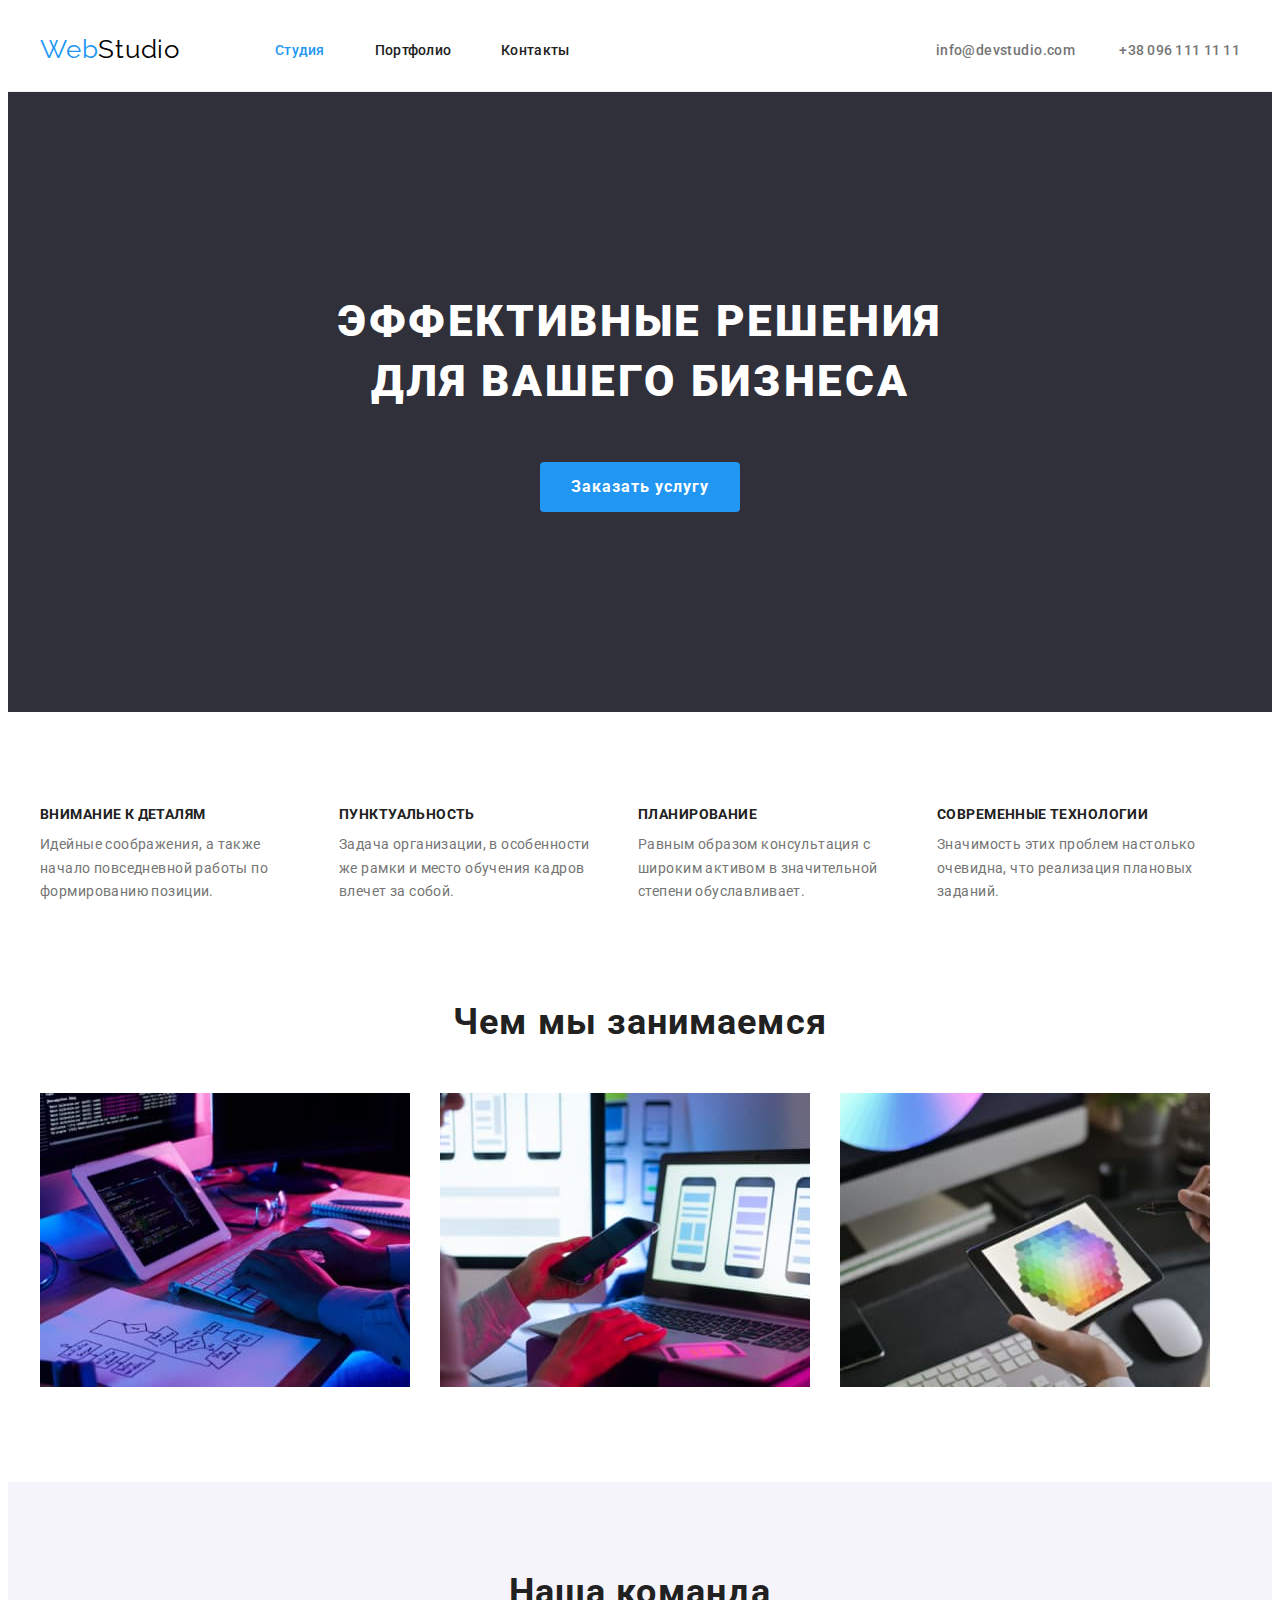
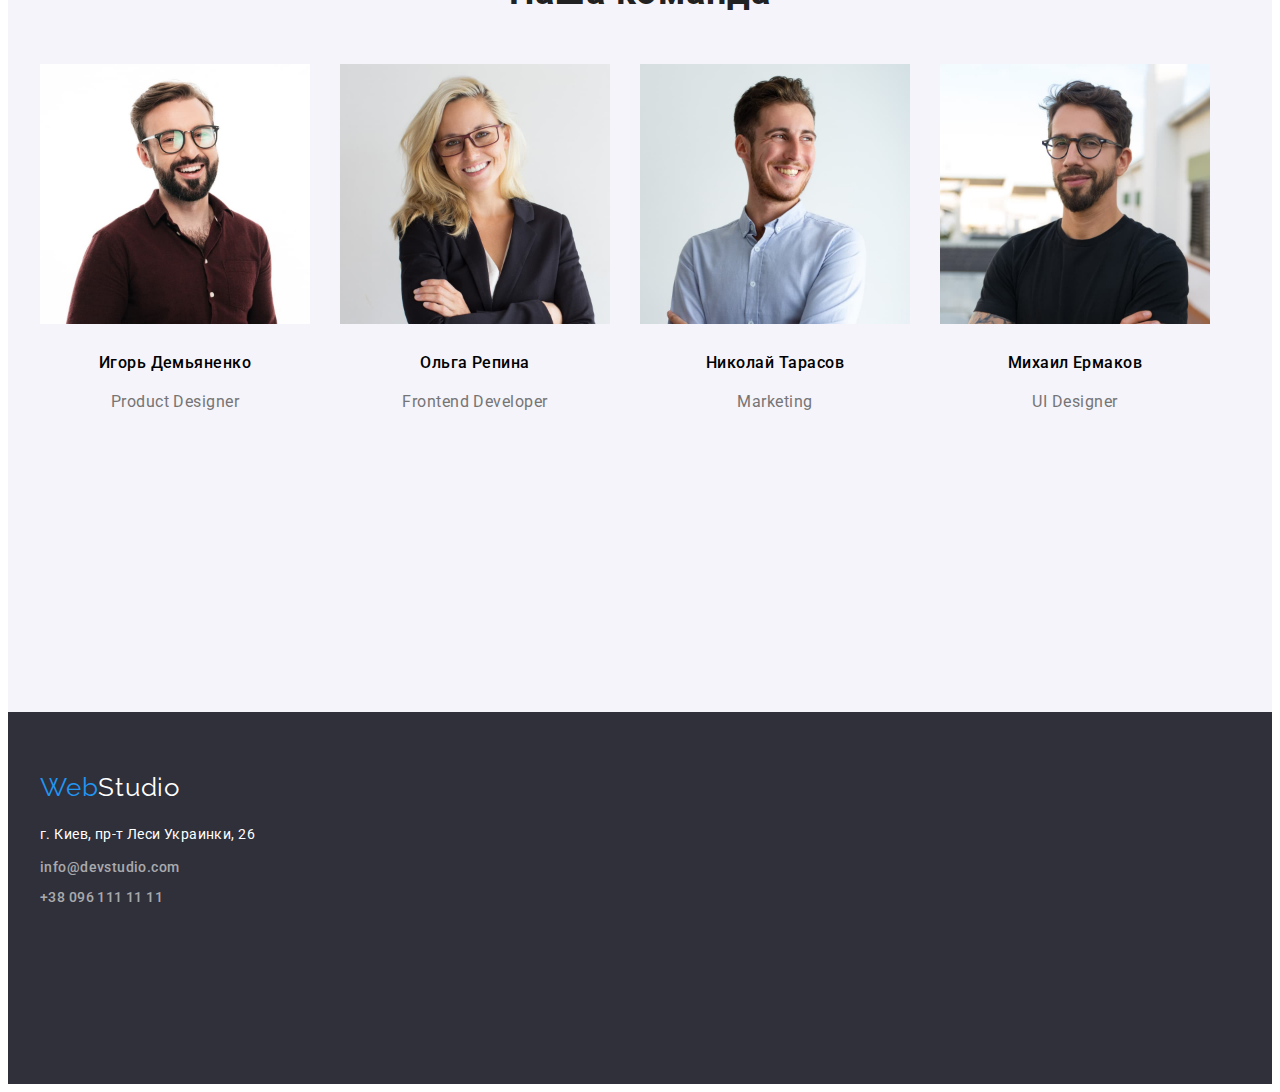
<file: index.html>
<!DOCTYPE html>
<html lang="ru">
<head>
    <meta charset="UTF-8">
    <meta http-equiv="X-UA-Compatible" content="IE=edge">
    <meta name="viewport" content="width=device-width, initial-scale=1.0">
    <title>Document</title>
    <link rel="preconnect" href="https://fonts.googleapis.com">
    <link rel="preconnect" href="https://fonts.gstatic.com" crossorigin>
    <link href="https://fonts.googleapis.com/css2?family=Raleway:wght@700&family=Roboto:wght@400;500;700;900&display=swap"
    rel="stylesheet">
    <link rel="stylesheet" href="https://cdnjs.cloudflare.com/ajax/libs/modern-normalize/1.1.0/modern-normalize.min.css"
        integrity="sha512-wpPYUAdjBVSE4KJnH1VR1HeZfpl1ub8YT/NKx4PuQ5NmX2tKuGu6U/JRp5y+Y8XG2tV+wKQpNHVUX03MfMFn9Q=="
        crossorigin="anonymous" referrerpolicy="no-referrer" />
    <link rel="stylesheet" href="./css/styles.css">


</head>
<body>
   <header class="header">
       <div class="container header-container">
        <a class="header-logo link" href="./">
            <span class="web-logo">Web</span>Studio</a>
            <nav class="header-navigation">
                <ul list class="header-list list">
                    <li class="header-item"><a class="header-link link" href="./index.html">Студия</a></li>
                    <li class="header-item"><a class="header-link-dark link" href="./portfolio.html">Портфолио</a></li>
                    <li class="header-item"><a class="header-link-dark link" href="">Контакты</a></li>
                </ul>
            </nav>
                <div class="header-connect">
                <a class="link header-web" href="mailto:info@devstudio.com">info@devstudio.com</a>
                <a class="link header-tel" href="tel+380961111111">+38 096 111 11 11</a>
                </div>
            </div>
            </div>
    </header>
    <main>
        <div class="main-container">
            <section class="section-main">
                <h1 class="hero-title">Эффективные решения <br> для вашего бизнеса</h1>
                <button class="header-btn" type="button" >
                Заказать услугу
                </button>
            </section>
        </div>
    <section class="description-prons">
        <div class="container">
                <ul class="list">
                    <li class="box-description" >
                        <h3 class="description-plus">Внимание к деталям</h3>
                        <p class="plus-description">Идейные соображения, а также начало повседневной работы по формированию позиции.</p>
                    </li>
                    <li class="box-description" >
                        <h3 class="description-plus">Пунктуальность</h3>
                        <p class="plus-description" >Задача организации, в особенности же рамки и место обучения кадров влечет за собой.</p>
                    </li>
                    <li class="box-description" >
                        <h3 class="description-plus">Планирование</h3>
                        <p class="plus-description" >Равным образом консультация с широким активом в значительной степени обуславливает.</p>
                    </li>
                    <li class="box-description" >
                        <h3 class="description-plus">Современные технологии</h3>
                        <p class="plus-description" >Значимость этих проблем настолько очевидна, что реализация плановых заданий.</p>
                    </li>
            </ul>
        </div>
        </section>
        <section class="section-doing">
            <div class="container">
                <h2 class="second-hero-title">Чем мы занимаемся</h2>
                    <ul class="img-first-pg list">
                        <li class="first-pg-item"><img src="./images/box1.jpg" width="370" height="294" alt="человек гуглит"></li>
                        <li class="first-pg-item"><img src="./images/box2.jpg" width="370" height="294" alt="человек гуглит через айпад"></li>
                        <li class="first-pg-item"><img src="./images/box3.jpg" width="370" height="294" alt="человек печатает"></li>
                    </ul>
            </div>
        </section>
        <section class="section-team" >
            <div class="container">
             <h2 class="team-hero-title">Наша команда</h2>
                 <ul class="team-pic list">
                    <li class="team-member"><img src="./images/Team member(1).jpg" width="270" height="260" alt="в очках"><div class="team-pad"><h3 class="description-team">Игорь Демьяненко</h3><br>
                    <p class="description-p">Product Designer</p></div></li>
                    <li class="team-member"><img src="./images/Team member(2).jpg" width="270" height="260" alt="блондинка"><div class="team-pad"><h3 class="description-team">Ольга Репина</h3><br>
                    <p class="description-p">Frontend Developer</p></div></li>
                    <li class="team-member"><img src="./images/Team member(3).jpg" width="270" height="260" alt="фото парень"><div class="team-pad"><h3 class="description-team">Николай Тарасов</h3><br>
                    <p class="description-p">Marketing</p></div></li>
                    <li class="team-member"><img src="./images/Team member(4).jpg" width="270" height="260" alt="загадочная улыбка"><div class="team-pad"><h3 class="description-team">Михаил Ермаков</h3><br>
                    <p class="description-p">UI Designer</p></div></li>
                </ul>
            </div>
         </section>
        </main>
    <footer class="footer-ground">
        <div class="container">
            <a class="footer-logo link" href="./"><span class="web-logo">Web</span>Studio</a>
            <address class="footer-address">г. Киев, пр-т Леси Украинки, 26</address>
            <ul class="footer-list list">
                <li class="footer-item"><a class="link footer-web" href="mailto:info@devstudio.com">info@devstudio.com</a>
                </li>
                <li class="footer-item"><a class="link footer-tel" href="tel+380961111111">+38 096 111 11 11</a></li>
            </ul>
        </div>
    </footer>
</body>
</html>
</file>
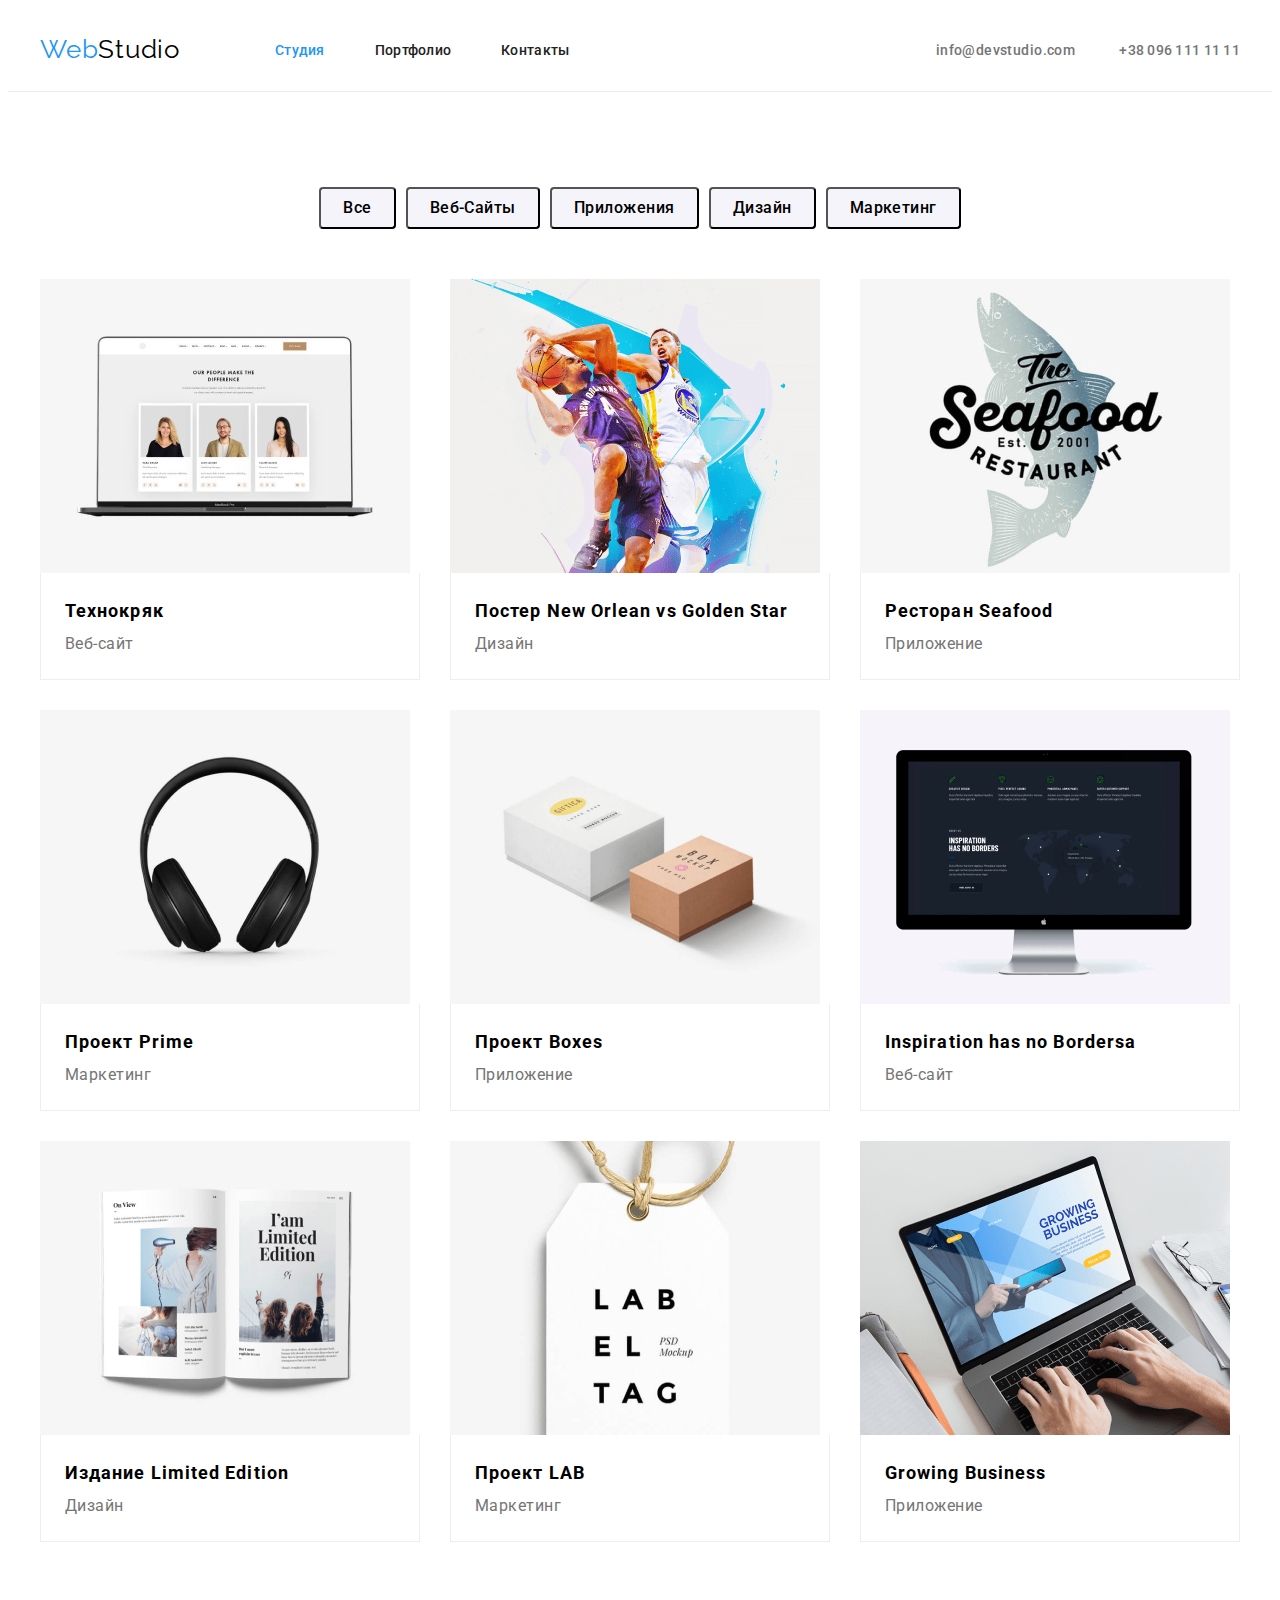
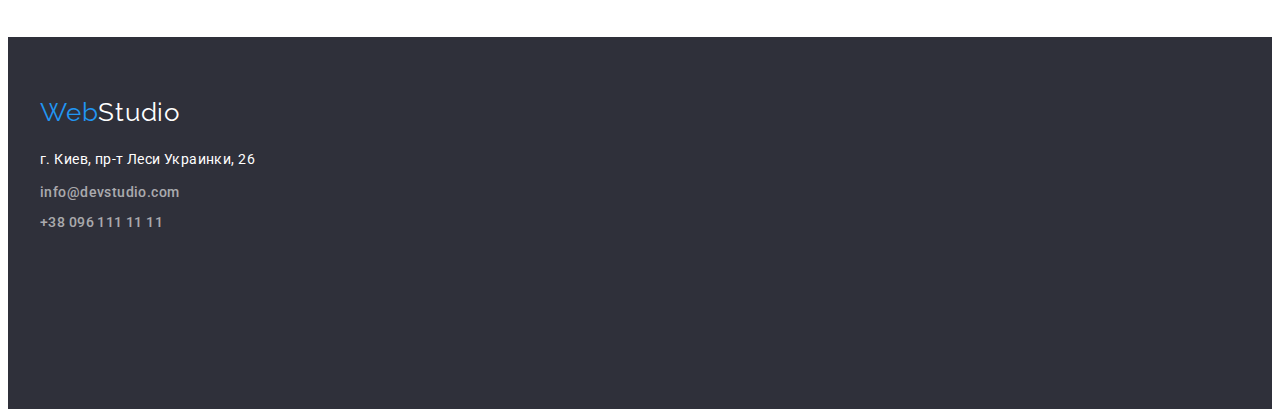
<file: portfolio.html>
<!DOCTYPE html>
<html lang="ru">
<head>
    <meta charset="UTF-8">
    <meta http-equiv="X-UA-Compatible" content="IE=edge">
    <meta name="viewport" content="width=device-width, initial-scale=1.0">
    <title>Document</title>
    <link rel="stylesheet" href="./css/styles.css">
    <link rel="preconnect" href="https://fonts.googleapis.com">
    <link rel="preconnect" href="https://fonts.gstatic.com" crossorigin>
    <link href="https://fonts.googleapis.com/css2?family=Raleway:wght@700&family=Roboto:wght@400;500;700;900&display=swap"
        rel="stylesheet">
    <link rel="stylesheet" href="https://cdnjs.cloudflare.com/ajax/libs/modern-normalize/1.1.0/modern-normalize.min.css"
        integrity="sha512-wpPYUAdjBVSE4KJnH1VR1HeZfpl1ub8YT/NKx4PuQ5NmX2tKuGu6U/JRp5y+Y8XG2tV+wKQpNHVUX03MfMFn9Q=="
        crossorigin="anonymous" referrerpolicy="no-referrer" />
</head>
<body>
    <header class="header">
        <div class="container header-container">
            <a class="header-logo link" href="./">
                <span class="web-logo">Web</span>Studio</a>
            <nav class="header-navigation">
                <ul list class="header-list list">
                    <li class="header-item"><a class="header-link link" href="./index.html">Студия</a></li>
                    <li class="header-item"><a class="header-link-dark link" href="./portfolio.html">Портфолио</a></li>
                    <li class="header-item"><a class="header-link-dark link" href="">Контакты</a></li>
                </ul>
            </nav>
            <div class="header-connect">
                <a class="link header-web" href="mailto:info@devstudio.com">info@devstudio.com</a>
                <a class="link header-tel" href="tel+380961111111">+38 096 111 11 11</a>
            </div>
        </div>
        </div>
    </header>
    <main>
        <h1 class="visually-hidden">Портфолио</h1>
        <section class="hero-portfolio-main" >
            <div class="container">
                <Ul class="hero-portfolio-btn list">
                    <li class="portfolio-btn-box"><button class="portfolio-btn" type="button">Все</button></li>
                    <li class="portfolio-btn-box"><button class="portfolio-btn" type="button">Веб-Сайты</button></li>
                    <li class="portfolio-btn-box"><button class="portfolio-btn" type="button">Приложения</button></li>
                    <li class="portfolio-btn-box"><button class="portfolio-btn" type="button">Дизайн</button></li>
                    <li class="portfolio-btn-box"><button class="portfolio-btn" type="button">Маркетинг</button></li>
                </ul>
                    <ul class="card-set list">
                        <li class="portfolio-card"><img src="./images/hm2/portfolio.jpg" width="370" height="294" alt="Компьютер"><div class="portfolio-pad" ><h2 class="title-portgolio">Технокряк</h2><span class="discription-portfolio">Веб-сайт</span></div></li>

                        <li class="portfolio-card"><img src="./images/hm2/portfolio(1).jpg" width="370" height="294" alt="Баскетболл"><div class="portfolio-pad" ><h2 class="title-portgolio">Постер New Orlean vs Golden Star</h2><span class="discription-portfolio">Дизайн</span></div></li>

                        <li class="portfolio-card"><img src="./images/hm2/portfolio(2).jpg" width="370" height="294" alt="Рыба"><div class="portfolio-pad" ><h2 class="title-portgolio">Ресторан Seafood</h2><span class="discription-portfolio">Приложение</span></div></li>

                        <li class="portfolio-card"><img src="./images/hm2/portfolio(3).jpg" width="370" height="294" alt="Наушники"><div class="portfolio-pad" ><h2 class="title-portgolio">Проект Prime</h2><span class="discription-portfolio">Маркетинг</span></div></li>

                        <li class="portfolio-card"><img src="./images/hm2/portfolio(4).jpg" width="370" height="294" alt="Коробка"><div class="portfolio-pad" ><h2 class="title-portgolio">Проект Boxes</h2><span class="discription-portfolio">Приложение</span></div></li>

                        <li class="portfolio-card"><img src="./images/hm2/portfolio(5).jpg" width="370" height="294" alt="Десктоп"><div class="portfolio-pad" ><h2 class="title-portgolio">Inspiration has no Bordersа</h2><span class="discription-portfolio">Веб-сайт</span></div></li>

                        <li class="portfolio-card"><img src="./images/hm2/portfolio(6).jpg" width="370" height="294" alt="Книга"><div class="portfolio-pad" ><h2 class="title-portgolio">Издание Limited Edition</h2><span class="discription-portfolio">Дизайн</span></div></li>

                        <li class="portfolio-card"><img src="./images/hm2/portfolio(7).jpg" width="370" height="294" alt="Лейбл"><div class="portfolio-pad" ><h2 class="title-portgolio">Проект LAB</h2><span class="discription-portfolio">Маркетинг</span></div></li>

                        <li class="portfolio-card"><img src="./images/hm2/portfolio(8).jpg" width="370" height="294" alt="Лэптоп"><div class="portfolio-pad" ><h2 class="title-portgolio">Growing Business</h2><span class="discription-portfolio">Приложение</span></div></li>

                    </Ul>
            </div>
        
        </section>
        
    </main>
    <footer class="footer-ground">
        <div class="container">
            <a class="footer-logo link" href="./"><span class="web-logo">Web</span>Studio</a>
            <address class="footer-address">г. Киев, пр-т Леси Украинки, 26</address>
            <ul class="footer-list list">
                <li class="footer-item"><a class="link footer-web" href="mailto:info@devstudio.com">info@devstudio.com</a></li>
                <li class="footer-item"><a class="link footer-tel" href="tel+380961111111">+38 096 111 11 11</a></li>
            </ul>
        </div>
    </footer>
</body>
</html>
</file>
<file: css/styles.css>
:root {
  --main-title-color: #ffffff;
  --second-title-color: #212121;
  --third-title-color: #757575;
  --accent-color: #2196f3;
  --backgroud-color: #f5f4fa;
  --footer-nolight-color: #000000;
  --portfolio-box-color: #eeeeee;
  --btn-background-color: #2196f3;
  --secon-btn-color: #ffffff;
  --footer-background-color: #2f303a;
  --footer-mail-color: #ffffff99;
  --main-btn-color: #fff;
}
/*-------------------------------тут начало-----------------*/

p,
h1,
h2,
h3,
h4,
h5,
h6 {
  margin: 0;
}
ul {
  margin: 0;
  padding: 0;
}
button {
  cursor: pointer;
}
img {
  display: block;
}

body {
  font-family: "Roboto", sans-serif;
}

.list {
  list-style: none;
}
.link {
  text-decoration: none;
}
/*-------------------------------HEADER---------------------------------*/
.container {
  width: 1200px;
  padding-left: 15px;
  padding-right: 15px;
  margin: 0 auto;
}
.header-item:not(last-child) {
  margin-right: 50px;
}
.header-logo {
  margin-right: 90px;
}
.header-list {
  display: flex;
}
.header-navigation {
  display: flex;
  align-items: center;
  padding-top: 32px;
  padding-bottom: 32px;
  inline-size: block;
}
.header-container {
  display: flex;
  align-items: center;
}
.header-connect {
  margin-left: auto;
  padding-top: 32px;
  padding-bottom: 32px;
}

.header {
  background-color: #ffffff;
  border-bottom: 1px solid #ececec;
}
.header-link {
  font-weight: 500;
  font-size: 14px;
  line-height: 1.14;
  letter-spacing: 0.02em;
  color: var(--accent-color);
}
.header-link-dark {
  font-weight: 500;
  font-size: 14px;
  line-height: 1.14;
  letter-spacing: 0.02em;
  color: var(--second-title-color);
}
.web-logo {
  font-family: Raleway;
  font-size: 26px;
  line-height: 1.19;
  letter-spacing: 0.03em;
  color: var(--accent-color);
}
.header-logo {
  font-family: Raleway;
  font-size: 26px;
  line-height: 1.19;
  letter-spacing: 0.03em;
  color: var(--footer-nolight-color);
  width: 145px;
  height: 31px;
}
.header-tel {
  font-family: Roboto;
  font-weight: 500;
  font-size: 14px;
  line-height: 1.14;
  letter-spacing: 0.02em;
  inherits: color var(--third-title-color);
  color: var(--third-title-color);
}
.header-web {
  margin-right: 40px;
  font-family: Roboto;
  font-style: normal;
  font-weight: 500;
  font-size: 14px;
  line-height: 1.14;
  letter-spacing: 0.03em;
  inherits: color var(--third-title-color);
  color: var(--third-title-color);
}
.header-web:hover {
  color: var(--accent-color);
}
.header-tel:hover {
  color: var(--accent-color);
}
.header-link:hover {
  color: var(--footer-nolight-color);
}
.header-link-dark:hover {
  color: var(--accent-color);
}
.header-link:focus {
  color: var(--footer-nolight-color);
}
.header-link-dark:focus {
  color: var(--accent-color);
}
.header-btn {
  font-family: inherit;
  font-weight: 700;
  font-size: 16px;
  line-height: 1.87;
  letter-spacing: 0.06em;
  cursor: pointer;
  border: none;
  margin-top: 30px;
  min-width: 200px;
  min-height: 50px;
  border-radius: 4px;
  color: var(--main-btn-color);
  background-color: var(--btn-background-color);
  margin: 0 auto;
  display: block;
  margin-top: 50px;
}

/*-------------------------------main---------------------------------*/
.main-container {
  padding-left: 15px;
  padding-right: 15px;
  padding-top: 200px;
  padding-bottom: 200px;
  margin: 0 auto;
  background-color: var(--footer-background-color);
}
.hero-title {
  font-weight: 900;
  font-size: 44px;
  line-height: 1.36;
  text-align: center;
  letter-spacing: 0.06em;
  text-transform: uppercase;
  padding-right: auto;
  color: var(--main-title-color);
}
.description-plus {
  font-style: normal;
  font-weight: 700;
  font-size: 14px;
  line-height: 1.14;
  letter-spacing: 0.03em;
  text-transform: uppercase;
  color: var(--second-title-color);
}
.description-team {
  font-style: normal;
  font-weight: 500;
  font-size: 16px;
  line-height: 1.18;
  letter-spacing: 0.03em;
  text-align: center;
}
.plus-description {
  font-style: normal;
  font-weight: normal;
  font-size: 14px;
  line-height: 1.71;
  letter-spacing: 0.03em;
  color: var(--third-title-color);
  text-align: left;
  margin-top: 10px;
}

.description-p {
  font-style: normal;
  font-weight: normal;
  font-size: 16px;
  line-height: 1.19;
  letter-spacing: 0.03em;
  color: var(--third-title-color);
  text-align: center;
}
.section-team {
  background-color: #f5f4fa;
  height: 650px;
  padding-bottom: 90px;
  padding-top: 90px;
}
.team-pad {
  padding-top: 30px;
  padding-bottom: 30px;
}
.second-hero-title {
  font-weight: 700;
  font-size: 36px;
  line-height: 1.16;
  text-align: center;
  letter-spacing: 0.03em;
  color: var(--second-title-color);
  margin-bottom: 50px;
}
.section-doing {
  padding-top: 95px;
  padding-bottom: 95px;
}
.description-prons {
  padding-top: 95px;
}
.box-description {
  width: 270px;
  height: 100px;
  display: inline-block;
}
.box-description:not(:last-child) {
  margin-right: 25px;
}
.img-first-pg {
  display: flex;
}
.first-pg-item:not(:last-child) {
  margin-right: 30px;
}
.team-pic {
  display: flex;
}
.team-member:not(:last-child) {
  margin-right: 30px;
}
.team-hero-title {
  font-weight: 700;
  font-size: 36px;
  line-height: 1.16;
  text-align: center;
  letter-spacing: 0.03em;
  color: var(--second-title-color);
  margin-bottom: 50px;
}

/*-------------------------------Footer---------------------------------*/
.footer-logo {
  font-family: Raleway;
  font-size: 26px;
  line-height: 1.19;
  letter-spacing: 0.03em;
  color: var(--main-title-color);
  width: 145px;
  height: 31px;
}
.footer-address {
  font-family: Roboto;
  font-style: normal;
  font-weight: normal;
  font-size: 14px;
  line-height: 1.71;
  letter-spacing: 0.03em;
  color: var(--main-title-color);
  margin-top: 20px;
}
.footer-ground {
  background-color: var(--footer-background-color);
  height: 252px;
  padding-top: 60px;
  padding-bottom: 60px;
}
.footer-item {
  margin-top: 10px;
}
.footer-web {
  font-family: Roboto;
  font-style: normal;
  font-weight: 500;
  font-size: 14px;
  line-height: 1.14;
  letter-spacing: 0.03em;
  color: var(--footer-mail-color);
}
.footer-tel {
  font-family: Roboto;
  font-style: normal;
  font-weight: 500;
  font-size: 14px;
  line-height: 1.71;
  letter-spacing: 0.03em;
  color: var(--footer-mail-color);
}
.footer-list {
  width: 231px;
  height: 81px;
}

.footer-web:hover {
  color: var(--accent-color);
}
.footer-tel:hover {
  color: var(--accent-color);
}

/*-------------------------------ПОРТФОЛИО мейн---------------------------------*/
.visually-hidden {
  visibility: hidden;
  position: absolute;
  clip: rect(0 0 0 0);
  width: 1px;
  height: 1px;
  margin: -1px;
  border: 0;
  padding: 0;
  overflow: hidden;
}
.hero-portfolio-btn {
  display: flex;
  justify-content: center;
  margin-bottom: 50px;
}
.hero-portfolio-main {
  padding-top: 95px;
  padding-bottom: 95px;
}
.portfolio-pad {
  border: 1px solid #eeeeee;
  border-top: none;
  padding: 20px 24px;
}
.portfolio-btn-box:not(:last-child) {
  margin-right: 10px;
}
.card-set {
  display: flex;
  flex-wrap: wrap;
  margin-top: -30px;
  margin-left: -30px;
}
.card-set > .portfolio-card {
  flex-basis: calc(100% / 3 - 30px);
  margin-top: 30px;
  margin-left: 30px;
}
.portfolio-btn {
  cursor: pointer;
  background-color: var(--backgroud-color);
  font-family: Roboto;
  font-weight: 500;
  font-size: 16px;
  line-height: 1.62;
  text-align: center;
  letter-spacing: 0.03em;
  color: var(--footer-nolight-color);
  padding: 6px 22px;
  border-radius: 4px;
}
.portfolio-btn:active {
  color: var(--accent-color);
  cursor: pointer;
}
.title-portgolio {
  font-family: Roboto;
  font-size: 18px;
  line-height: 2;
  letter-spacing: 0.06em;
  counter-reset: var(--second-title-color);
}
.discription-portfolio {
  font-family: Roboto;
  font-size: 16px;
  line-height: 1.87;
  letter-spacing: 0.03em;
  color: var(--third-title-color);
}
</file>
